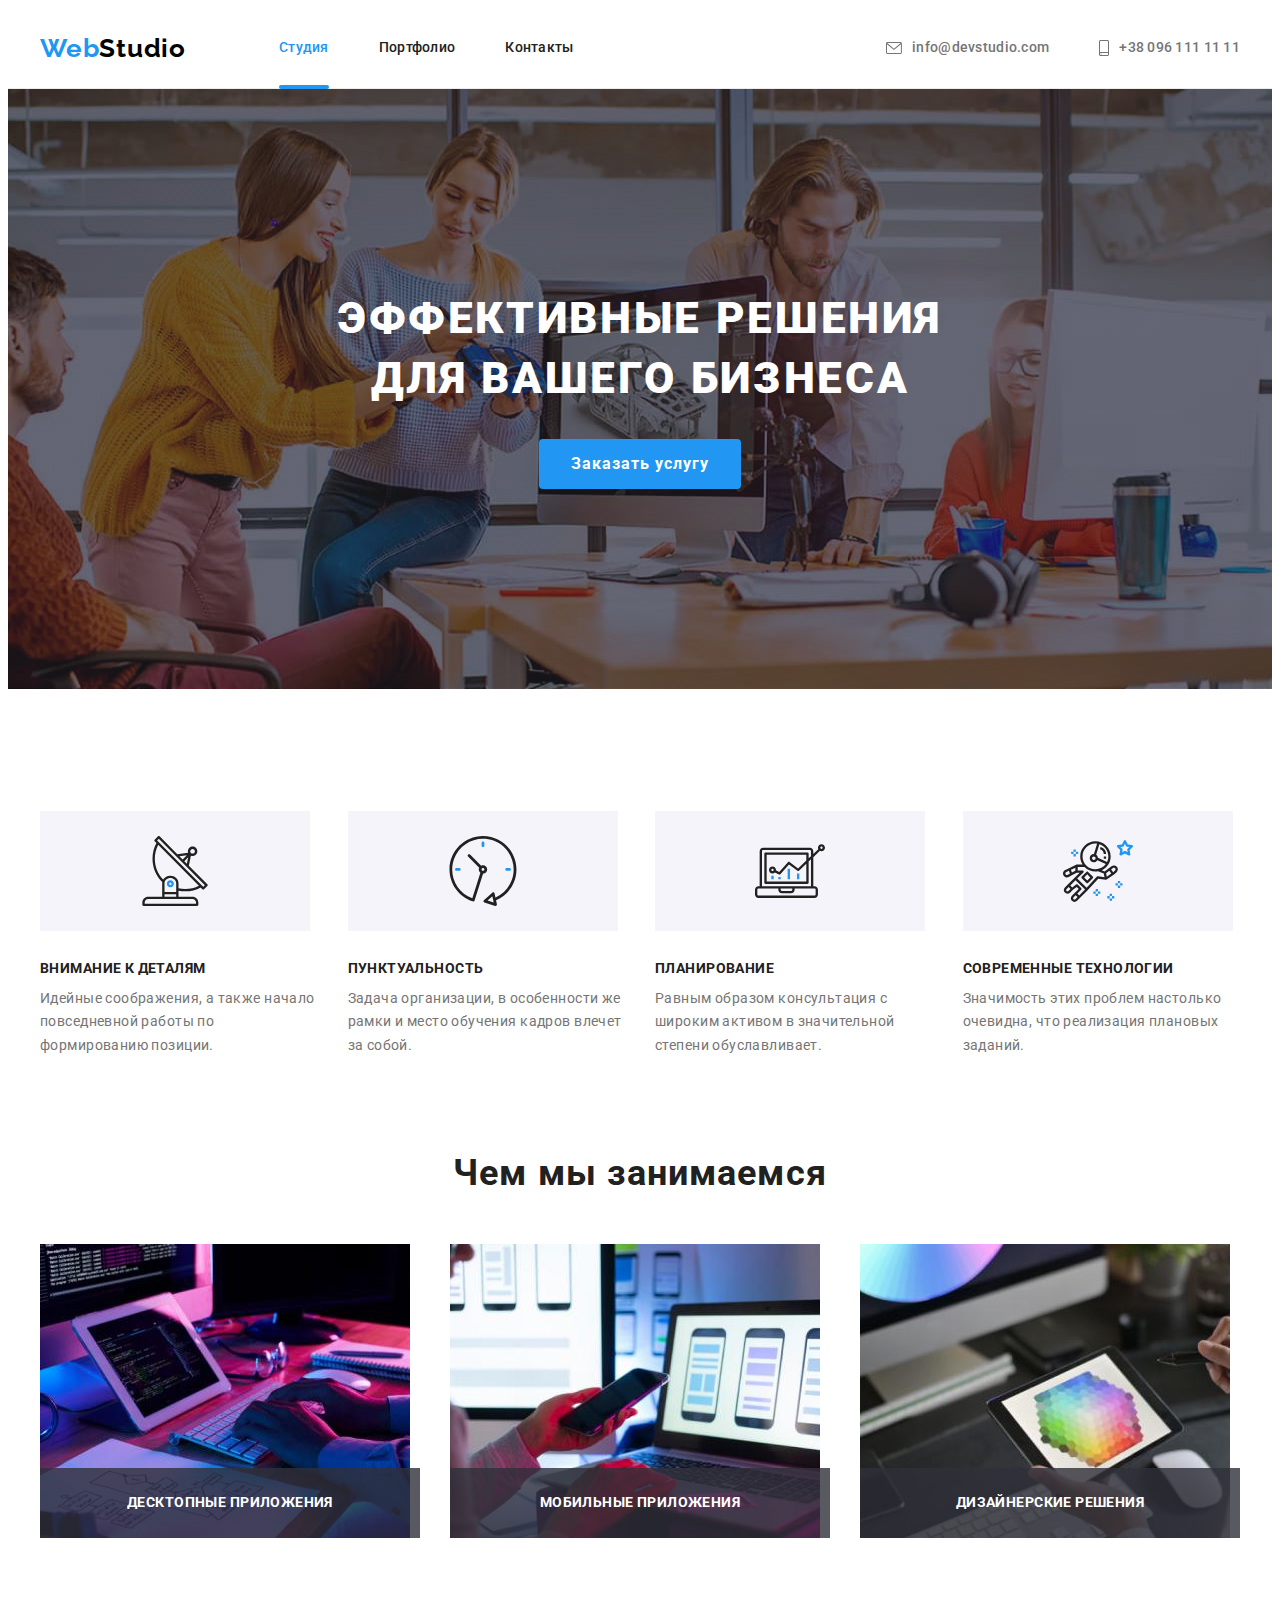
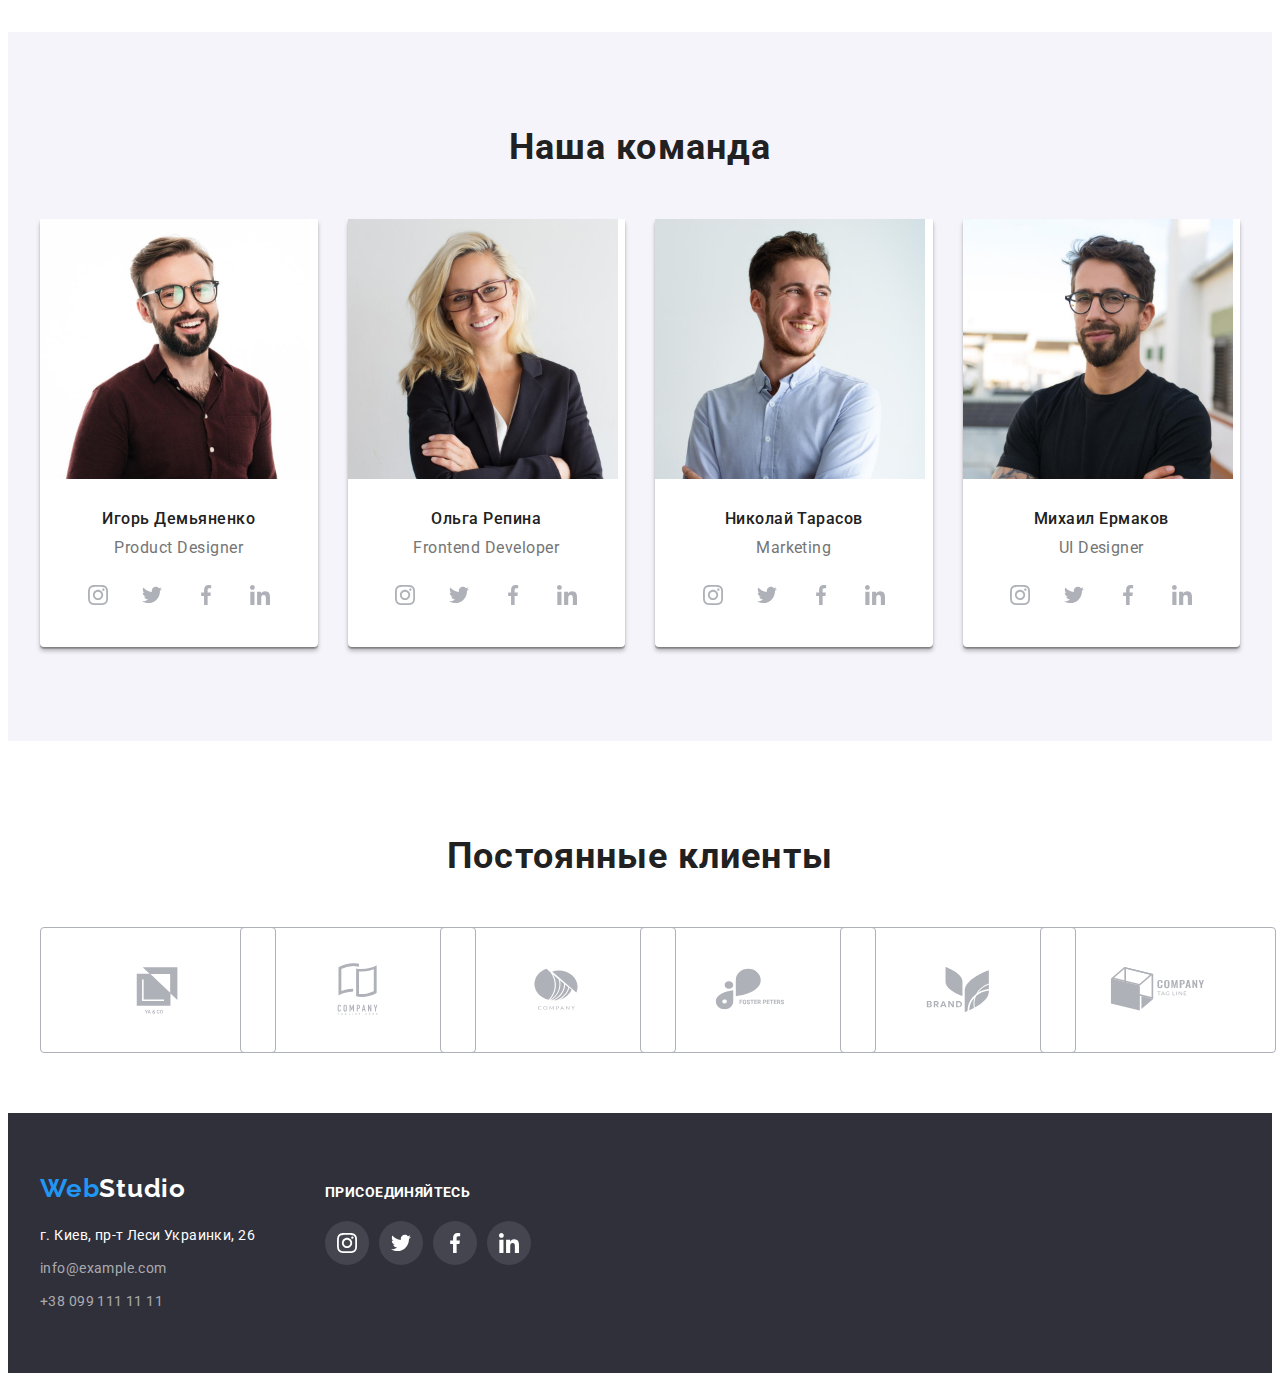
<file: index.html>
<!DOCTYPE html>
<html lang="ru">
<head>
    <meta charset="UTF-8">
    <meta http-equiv="X-UA-Compatible" content="IE=edge">
    <meta name="viewport" content="width=device-width, initial-scale=1.0">
    <title>Студия</title>
    <link rel="preconnect" href="https://fonts.googleapis.com">
    <link rel="preconnect" href="https://fonts.gstatic.com" crossorigin>
    <link href="https://fonts.googleapis.com/css2?family=Raleway:wght@700&family=Roboto:wght@400;500;700;900&display=swap"
        rel="stylesheet">
    <link rel="stylesheet" href="https://cdnjs.cloudflare.com/ajax/libs/modern-normalize/1.1.0/modern-normalize.min.css"
        integrity="sha512-wpPYUAdjBVSE4KJnH1VR1HeZfpl1ub8YT/NKx4PuQ5NmX2tKuGu6U/JRp5y+Y8XG2tV+wKQpNHVUX03MfMFn9Q=="
        crossorigin="anonymous" referrerpolicy="no-referrer" />
    <link rel="stylesheet" href="./css/style.css">
</head>
<body>
     <header class="header"> 
         <div class="container header-container">
        <nav class="header-navigation">
        <a href="" class="header-logo link">Web<span class="header-logo second link">Studio</span></a>
        <ul class="header-list list">
            <li class="header-item"><a class="header-link link current" href="">Студия</a></li>
            <li class="header-item"><a class="header-link link" href="./portfolio.html">Портфолио</a></li>
            <li class="header-item"><a class="header-link link" href="">Контакты</a></li>
        </ul>
        </nav>
        <ul class="header-second-list list">
            <li class="header-second-item">
                <a class="header-contacts-link link" href="mailto:info@devstudio.com">
                    <svg class="contacts-icon" width=16 height=12>
                        <use href="./images/sprite.svg#icon-envelope"></use>
                    </svg>
                    info@devstudio.com</a>
            </li>
            <li class="header-second-item">
                <a class="header-contacts-link link" href="tel:+380961111111">
                    <svg class="contacts-icon" width=10 height=16>
                        <use href="./images/sprite.svg#icon-smartphone"></use>
                    </svg> 
                    +38 096 111 11 11</a>
            </li>
        </ul>
        </div>
    </header>
    <main>
    <section class="hero">
        <div class="container hero-container">
        <h1 class="hero-title">Эффективные решения для вашего бизнеса</h1>
        <button type="button" class="hero-btn btn" data-modal-open>Заказать услугу</button>
        </div>
    </section>
    <section class="benefits section">
        <h2 class="visually-hidden">Преимущества</h2>
        <div class="container benefits-container">
        <ul class="benefits-list list">
            <li class="benefits-item">
                <div class="thumb">
                    <svg class="benefits-icon"> 
                        <use href="./images/sprite.svg#icon-antenna"></use>
                    </svg>
                </div>
                <h3 class="benefits-second-title">Внимание к деталям</h3>
                <p class="benefits-text">Идейные соображения, а также начало повседневной работы по формированию позиции.</p>
            </li>
            <li class="benefits-item">
                <div class="thumb">
                    <svg class="benefits-icon">
                        <use href="./images/sprite.svg#icon-clock"></use>
                    </svg>
                </div>
                <h3 class="benefits-second-title">Пунктуальность</h3>
                <p class="benefits-text">Задача организации, в особенности же рамки и место обучения кадров влечет за собой.</p>
            </li>
            <li class="benefits-item">
                <div class="thumb">
                    <svg class="benefits-icon">
                        <use href="./images/sprite.svg#icon-diagram"></use>
                    </svg>
                </div>
                <h3 class="benefits-second-title">Планирование</h3>
                <p class="benefits-text">Равным образом консультация с широким активом в значительной степени обуславливает.</p>
            </li>
            <li class="benefits-item">
                <div class="thumb">
                    <svg class="benefits-icon">
                        <use href="./images/sprite.svg#icon-astronaut"></use>
                    </svg>
                </div>
                <h3 class="benefits-second-title">Современные технологии</h3>
                <p class="benefits-text">Значимость этих проблем настолько очевидна, что реализация плановых заданий.</p>
            </li>
        </ul>
        </div>
    </section>
    <section class="works section">
        <div class="container works-container">
        <h2 class="title">Чем мы занимаемся</h2>
        <ul class="works-list list">
            <li class="works-item"><img src="./images/box1.jpg" alt="Рабочий стол" width="370" height="294">
                <div class="works-item-wrapper">
                    <p class="works-item-title">Десктопные приложения</p>
                </div>
            </li>
            <li class="works-item"><img src="./images/box2.jpg" alt="Экраны телефонов" width="370" height="294">
                <div class="works-item-wrapper">
                    <p class="works-item-title">Мобильные приложения</p>
                </div>
            </li>
            <li class="works-item"><img src="./images/box3.jpg" alt="Экран планшета" width="370" height="294">
                <div class="works-item-wrapper">
                    <p class="works-item-title">Дизайнерские решения</p>
                </div>
            </li>
        </ul>
        </div>
    </section>
    <section class="team section">
        <div class="container team-container">
            <h2 class="title">Наша команда</h2>
            <ul class="team-list list">
                <li class="team-item">
                    <img src="./images/man1.jpg" alt="Игорь" width="270" height="260">
                    <div class="team-item-bottom">
                    <h3 class="team-title">Игорь Демьяненко</h3>
                    <p class="team-text" lang="en">Product Designer</p>
                    <ul class="team-social-list social-list list">
                        <li class="social-item">
                            <a href="" class="social-link" >
                                <svg class="social-icon">
                                    <use href="./images/sprite.svg#icon-instagram"></use>
                                </svg>
                            </a>
                           
                        </li>
                        <li class="social-item">
                            <a href="" class="social-link">
                                <svg class="social-icon">
                                <use href="./images/sprite.svg#icon-twitter"></use>
                            </svg>
                        </a>
                        </li>
                        <li class="social-item">
                            <a href="" class="social-link">
                                <svg class="social-icon">
                                <use href="./images/sprite.svg#icon-facebook"></use>
                            </svg>
                        </a>
                        </li>
                        <li class="social-item">
                            <a href="" class="social-link">
                                <svg class="social-icon">
                                <use href="./images/sprite.svg#icon-linkedin"></use>
                            </svg>
                        </a>
                        </li>
                    </ul>
                    </div>
                    
                </li>
                <li class="team-item">
                    <img src="./images/man2.jpg" alt="Ольа" width="270" height="260">
                    <div class="team-item-bottom">
                    <h3 class="team-title">Ольга Репина</h3>
                    <p class="team-text" lang="en">Frontend Developer</p>
                    <ul class="team-social-list social-list list">
                        <li class="social-item">
                            <a href="" class="social-link">
                                <svg class="social-icon">
                                    <use href="./images/sprite.svg#icon-instagram"></use>
                                </svg>
                            </a>
                    
                        </li>
                        <li class="social-item">
                            <a href="" class="social-link">
                                <svg class="social-icon">
                                    <use href="./images/sprite.svg#icon-twitter"></use>
                                </svg>
                            </a>
                        </li>
                        <li class="social-item">
                            <a href="" class="social-link">
                                <svg class="social-icon">
                                    <use href="./images/sprite.svg#icon-facebook"></use>
                                </svg>
                            </a>
                        </li>
                        <li class="social-item">
                            <a href="" class="social-link">
                                <svg class="social-icon">
                                    <use href="./images/sprite.svg#icon-linkedin"></use>
                                </svg>
                            </a>
                        </li>
                    </ul>
                    </div>
                </li>
                <li class="team-item">
                    <img src="./images/man3.jpg" alt="Николай" width="270" height="260">
                    <div class="team-item-bottom">
                    <h3 class="team-title">Николай Тарасов</h3>
                    <p class="team-text" lang="en">Marketing</p>
                    <ul class="team-social-list social-list list">
                        <li class="social-item">
                            <a href="" class="social-link">
                                <svg class="social-icon">
                                    <use href="./images/sprite.svg#icon-instagram"></use>
                                </svg>
                            </a>
                    
                        </li>
                        <li class="social-item">
                            <a href="" class="social-link">
                                <svg class="social-icon">
                                    <use href="./images/sprite.svg#icon-twitter"></use>
                                </svg>
                            </a>
                        </li>
                        <li class="social-item">
                            <a href="" class="social-link">
                                <svg class="social-icon">
                                    <use href="./images/sprite.svg#icon-facebook"></use>
                                </svg>
                            </a>
                        </li>
                        <li class="social-item">
                            <a href="" class="social-link">
                                <svg class="social-icon">
                                    <use href="./images/sprite.svg#icon-linkedin"></use>
                                </svg>
                            </a>
                        </li>
                    </ul>
                    </div>
                </li>
                <li class="team-item">
                    <img src="./images/man4.jpg" alt="Михаил" width="270" height="260">
                    <div class="team-item-bottom">
                    <h3 class="team-title">Михаил Ермаков</h3>
                    <p class="team-text" lang="en">UI Designer</p>
                    <ul class="team-social-list social-list list">
                        <li class="social-item">
                            <a href="" class="social-link">
                                <svg class="social-icon">
                                    <use href="./images/sprite.svg#icon-instagram"></use>
                                </svg>
                            </a>
                    
                        </li>
                        <li class="social-item">
                            <a href="" class="social-link">
                                <svg class="social-icon">
                                    <use href="./images/sprite.svg#icon-twitter"></use>
                                </svg>
                            </a>
                        </li>
                        <li class="social-item">
                            <a href="" class="social-link">
                                <svg class="social-icon">
                                    <use href="./images/sprite.svg#icon-facebook"></use>
                                </svg>
                            </a>
                        </li>
                        <li class="social-item">
                            <a href="" class="social-link">
                                <svg class="social-icon">
                                    <use href="./images/sprite.svg#icon-linkedin"></use>
                                </svg>
                            </a>
                        </li>
                    </ul>
                    </div>
                </li>
            </ul>
        </div>
        </section>
    <section class="clients section">
            <div class="container clients-container">
                <h2 class="title">Постоянные клиенты</h2>
                <ul class="clients-list list">
                    <li class="clients-item">
                        <a href="" class="clients-link">
                         <svg class="clients-icon">
                             <use href="./images/sprite.svg#icon-Logo"></use>
                         </svg>   
                        </a>
                    </li>
                    <li class="clients-item">
                        <a href="" class="clients-link">
                            <svg class="clients-icon">
                                <use href="./images/sprite.svg#icon-Logo-1"></use>
                            </svg>
                        </a>
                    </li>
                    <li class="clients-item">
                        <a href="" class="clients-link">
                            <svg class="clients-icon">
                                <use href="./images/sprite.svg#icon-Logo-2"></use>
                            </svg>
                        </a>
                    </li>
                    <li class="clients-item">
                        <a href="" class="clients-link">
                            <svg class="clients-icon">
                                <use href="./images/sprite.svg#icon-Logo-3"></use>
                            </svg>
                        </a>
                    </li>
                    <li class="clients-item">
                        <a href="" class="clients-link">
                            <svg class="clients-icon">
                                <use href="./images/sprite.svg#icon-Logo-4"></use>
                            </svg>
                        </a>
                    </li>
                    <li class="clients-item">
                        <a href="" class="clients-link">
                            <svg class="clients-icon">
                                <use href="./images/sprite.svg#icon-Logo-5"></use>
                            </svg>
                        </a>
                    </li>
                </ul>
            </div>
    </section>
    </main>
    <footer class="footer">
        <div class="container footer-container">
            <div class="footer-contacts">
        <a href="" class="footer-logo link">Web<span class="footer-logo second-part link">Studio</span> </a>
        <address>
            <p class="footer-adress">г. Киев, пр-т Леси Украинки, 26</p>
            <ul class="footer-list list">
                <li>
                    <a class="footer-contacts-link link" href="mailto:info@example.com">info@example.com</a>
                </li>
                <li>    
                    <a class="footer-contacts-link link" href="tel:+380991111111">+38 099 111 11 11</a>
                </li>
            </ul>
        </address>
        </div>
        <div class="footer-right">
            <p class="footer-title">присоединяйтесь</p>
            <ul class="footer-social-list list">
                <li class="footer-social-item">
                    <a href="" class="footer-social-link">
                        <svg class="footer-social-icon">
                            <use href="./images/sprite.svg#icon-instagram"></use>
                        </svg>
                    </a>
                
                </li>
                <li class="footer-social-item">
                    <a href="" class="footer-social-link">
                        <svg class="footer-social-icon">
                            <use href="./images/sprite.svg#icon-twitter"></use>
                        </svg>
                    </a>
                </li>
                <li class="footer-social-item">
                    <a href="" class="footer-social-link">
                        <svg class="footer-social-icon">
                            <use href="./images/sprite.svg#icon-facebook"></use>
                        </svg>
                    </a>
                </li>
                <li class="footer-social-item">
                    <a href="" class="footer-social-link">
                        <svg class="footer-social-icon">
                            <use href="./images/sprite.svg#icon-linkedin"></use>
                        </svg>
                    </a>
                </li>
            </ul>
        </div>
        </div>
    </footer>
    <div class="backdrop is-hidden" data-modal>
        <div class="modal">
            <button type="button" class="close-btn" data-modal-close>
                <svg class=button-icon>
                    <use href="./images/sprite.svg#icon-Vector"></use>
                </svg>
            </button>
        </div>
    </div>
<script src="./js/modal.js"></script>  
</body>
</html>
</file>
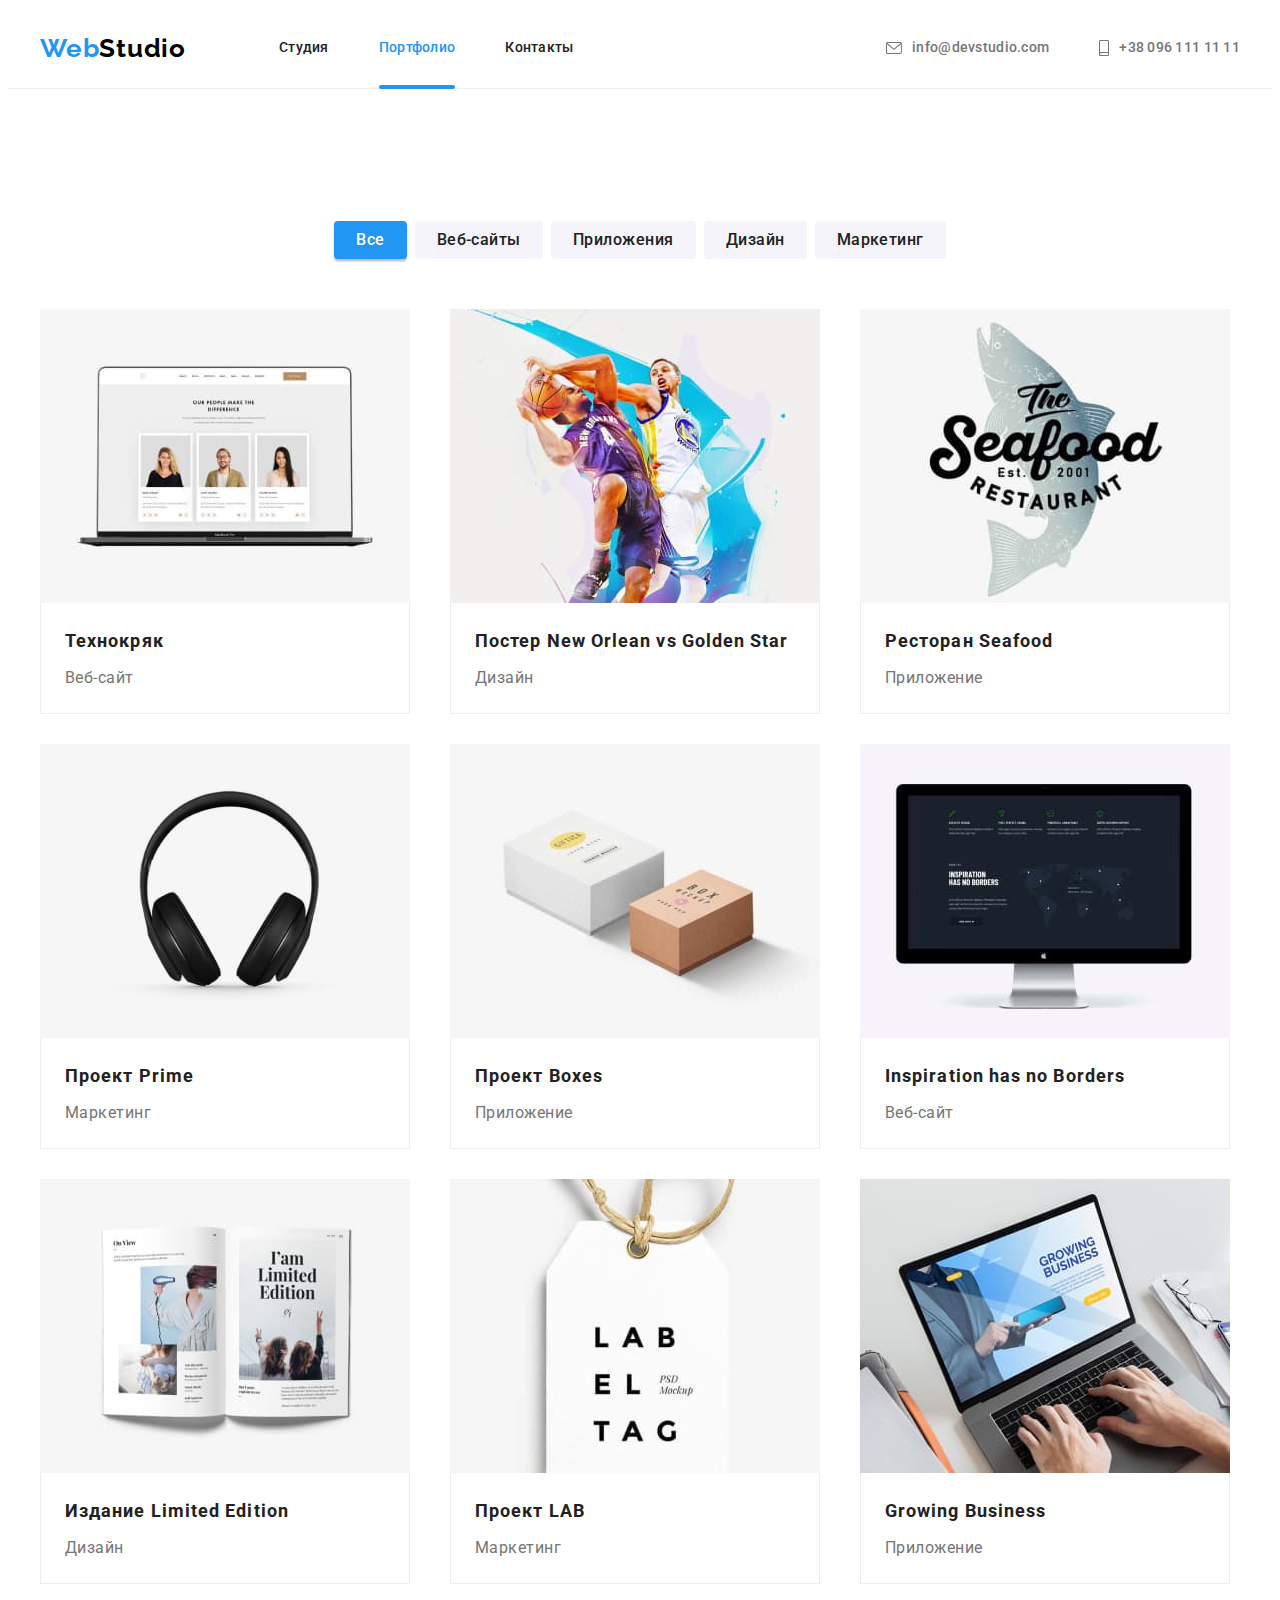
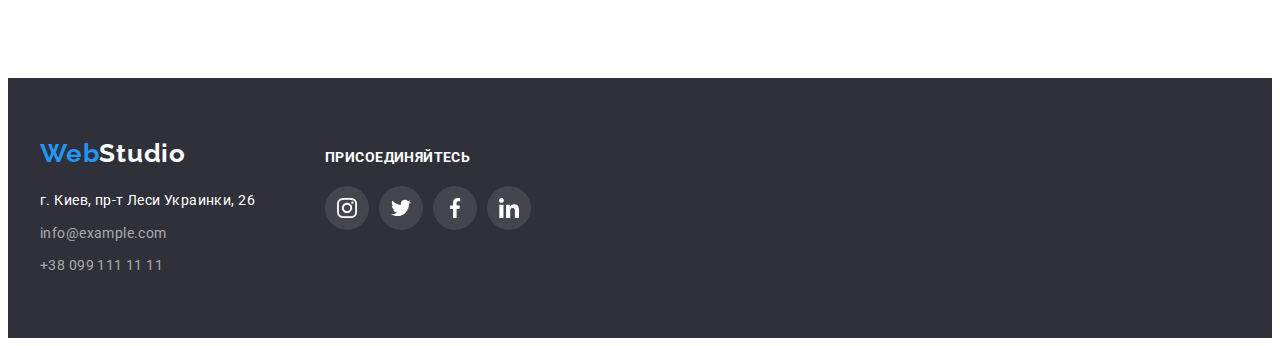
<file: portfolio.html>
<!DOCTYPE html>
<html lang="ru">
<head>
    <meta charset="UTF-8">
    <meta http-equiv="X-UA-Compatible" content="IE=edge">
    <meta name="viewport" content="width=device-width, initial-scale=1.0">
    <title>Портфолио</title>
    <link rel="preconnect" href="https://fonts.googleapis.com">
    <link rel="preconnect" href="https://fonts.gstatic.com" crossorigin>
    <link href="https://fonts.googleapis.com/css2?family=Raleway:wght@700&family=Roboto:wght@400;500;700;900&display=swap"
        rel="stylesheet">
    <link rel="stylesheet" href="https://cdnjs.cloudflare.com/ajax/libs/modern-normalize/1.1.0/modern-normalize.min.css"
        integrity="sha512-wpPYUAdjBVSE4KJnH1VR1HeZfpl1ub8YT/NKx4PuQ5NmX2tKuGu6U/JRp5y+Y8XG2tV+wKQpNHVUX03MfMFn9Q=="
        crossorigin="anonymous" referrerpolicy="no-referrer" />
    <link rel="stylesheet" href="./css/style.css">
</head>
<body>
    <header class="header">
        <div class="container header-container">
            <nav class="header-navigation">
                <a href="" class="header-logo link">Web<span class="header-logo second link">Studio</span></a>
             <ul class="header-list list">
                <li class="header-item"><a class="header-link link " href="./index.html">Студия</a></li>
                <li class="header-item"><a class="header-link link current" href="./portfolio.html">Портфолио</a></li>
                <li class="header-item"><a class="header-link link" href="">Контакты</a></li>
            </ul>
            </nav>
            <ul class="header-second-list list">
                <li class="header-second-item">
                    <a class="header-contacts-link link" href="mailto:info@devstudio.com">
                        <svg class="contacts-icon" width=16 height=12>
                            <use href="./images/sprite.svg#icon-envelope"></use>
                        </svg>
                        info@devstudio.com</a>
                </li>
                <li class="header-second-item">
                    <a class="header-contacts-link link" href="tel:+380961111111">
                        <svg class="contacts-icon" width=10 height=16>
                            <use href="./images/sprite.svg#icon-smartphone"></use>
                        </svg>
                        +38 096 111 11 11</a>
                </li>
            </ul>
         </div>
    </header>
    <main>
        <section class="main section">
            <div class="container main-container">
            <h1 class="visually-hidden ">Герой</h1>
            <ul class="main-list list">
                <li class="main-item"><button class="btn active-button" type="button">Все</button></li>
                <li class="main-item"><button class="btn" type="button">Веб-сайты</button></li>
                <li class="main-item"><button class="btn" type="button">Приложения</button></li>
                <li class="main-item"><button class="btn" type="button">Дизайн</button></li>
                <li class="main-item"><button class="btn" type="button">Маркетинг</button></li>
            </ul>
            <ul class="main-list-secondary list">
                <li class="main-item-secondary">
                 <a href="" class="link main-link">
                     <div class="main-top-wrapper">
                    <img src="./images/port1.jpg" alt="Технокряк" width="370" height="294">
                    <p class="main-top-text">Технокряк это современная площадка распространения коронавируса. Компании используют эту платформу для цифрового
                    шпионажа и атак на защищённые сервера конкурентов.</p>
                    </div>
                 <div class="main-item-bottom">
                    <h2 class="main-title-secondary">Технокряк</h2>
                    <p class="main-text">Веб-сайт</p>
                </div>
                 </a>
                </li>
                <li class="main-item-secondary">
                 <a href="" class="link main-link">
                    <div class="main-top-wrapper">
                    <img src="./images/port2.jpg" alt="Постер" width="370" height="294">
                    <p class="main-top-text">Технокряк это современная площадка распространения коронавируса. Компании используют эту
                        платформу для цифрового
                        шпионажа и атак на защищённые сервера конкурентов.</p>
                    </div>
                <div class="main-item-bottom">
                    <h2 class="main-title-secondary">Постер <span lang="en">New Orlean vs Golden Star</span></h2>
                    <p class="main-text">Дизайн</p>
                </div>
                </a>
                </li>
                <li class="main-item-secondary">
                 <a href="" class="link main-link"> 
                    <div class="main-top-wrapper">
                    <img src="./images/port3.jpg" alt="Эмблема ресторана" width="370" height="294">
                    <p class="main-top-text">Технокряк это современная площадка распространения коронавируса. Компании используют эту
                        платформу для цифрового
                        шпионажа и атак на защищённые сервера конкурентов.</p>
                     </div>
                <div class="main-item-bottom">
                    <h2 class="main-title-secondary">Ресторан <span lang="en">Seafood</span></h2>
                    <p class="main-text">Приложение</p>
                </div>
                </a>
                </li>
                <li class="main-item-secondary">
                 <a href="" class="link main-link">
                    <div class="main-top-wrapper">
                    <img src="./images/port4.jpg" alt="Наушники" width="370" height="294">
                    <p class="main-top-text">Технокряк это современная площадка распространения коронавируса. Компании используют эту
                        платформу для цифрового
                        шпионажа и атак на защищённые сервера конкурентов.</p>
                    </div>   
                <div class="main-item-bottom">
                    <h2 class="main-title-secondary">Проект <span lang="en">Prime</span></h2>
                    <p class="main-text">Маркетинг</p>
                 </div>
                </a>
                </li>
                <li class="main-item-secondary">
                 <a href="" class="link main-link">
                    <div class="main-top-wrapper">
                    <img src="./images/port5.jpg" alt="Коробки" width="370" height="294">
                    <p class="main-top-text">Технокряк это современная площадка распространения коронавируса. Компании используют эту
                        платформу для цифрового
                        шпионажа и атак на защищённые сервера конкурентов.</p>
                    </div>
                <div class="main-item-bottom">
                    <h2 class="main-title-secondary">Проект <span>Boxes</span></h2>
                    <p class="main-text">Приложение</p>
                </div>
                </a>
                </li>
                <li class="main-item-secondary">
                 <a href="" class="link main-link">
                    <div class="main-top-wrapper">
                    <img src="./images/port6.jpg" alt="Экран" width="370" height="294">
                    <p class="main-top-text">Технокряк это современная площадка распространения коронавируса. Компании используют эту
                        платформу для цифрового
                        шпионажа и атак на защищённые сервера конкурентов.</p>
                    </div>    
                <div class="main-item-bottom">
                    <h2 class="main-title-secondary" lang="en">Inspiration has no Borders</h2>
                    <p class="main-text">Веб-сайт</p>
                </div>
                </a>
                </li>
                <li class="main-item-secondary">
                  <a href="" class="link main-link">
                    <div class="main-top-wrapper">
                    <img src="./images/port7.jpg" alt="Журнал" width="370" height="294">
                    <p class="main-top-text">Технокряк это современная площадка распространения коронавируса. Компании используют эту
                        платформу для цифрового
                        шпионажа и атак на защищённые сервера конкурентов.</p>
                    </div>   
                <div class="main-item-bottom">
                    <h2 class="main-title-secondary">Издание <span lang="en">Limited Edition</span></h2>
                    <p class="main-text">Дизайн</p>
                </div>
                 </a>
                </li>
                <li class="main-item-secondary">
                  <a href="" class="link main-link">
                    <div class="main-top-wrapper">
                    <img src="./images/port8.jpg" alt="Брелок" width="370" height="294">
                    <p class="main-top-text">Технокряк это современная площадка распространения коронавируса. Компании используют эту
                        платформу для цифрового
                        шпионажа и атак на защищённые сервера конкурентов.</p>
                    </div>    
                <div class="main-item-bottom">
                    <h2 class="main-title-secondary">Проект <span lang="en">LAB</span></h2>
                    <p class="main-text">Маркетинг</p>
                </div>
                 </a>
                </li>
                <li class="main-item-secondary">
                 <a href="" class="link main-link">
                    <div class="main-top-wrapper">
                    <img src="./images/port9.jpg" alt="Ноутбук" width="370" height="294">
                    <p class="main-top-text">Технокряк это современная площадка распространения коронавируса. Компании используют эту
                        платформу для цифрового
                        шпионажа и атак на защищённые сервера конкурентов.</p>
                    </div>
                <div class="main-item-bottom">
                    <h2 class="main-title-secondary" lang="en">Growing Business</h2>
                    <p class="main-text">Приложение</p>
                </div>
                 </a>
                </li>
            </ul>
            </div>
        </section>
    </main>
    <footer class="footer">
        <div class="container footer-container">
                <div class="footer-contacts">
                    <a href="" class="footer-logo link">Web<span class="footer-logo second-part link">Studio</span> </a>
                    <address>
                        <p class="footer-adress">г. Киев, пр-т Леси Украинки, 26</p>
                        <ul class="footer-list list">
                            <li>
                                <a class="footer-contacts-link link" href="mailto:info@example.com">info@example.com</a>
                            </li>
                            <li>
                                <a class="footer-contacts-link link" href="tel:+380991111111">+38 099 111 11 11</a>
                            </li>
                        </ul>
                    </address>
                </div>
                <div class="footer-right">
                    <p class="footer-title">присоединяйтесь</p>
                    <ul class="footer-social-list list">
                        <li class="footer-social-item">
                            <a href="" class="footer-social-link">
                                <svg class="footer-social-icon">
                                    <use href="./images/sprite.svg#icon-instagram"></use>
                                </svg>
                            </a>
                
                        </li>
                        <li class="footer-social-item">
                            <a href="" class="footer-social-link">
                                <svg class="footer-social-icon">
                                    <use href="./images/sprite.svg#icon-twitter"></use>
                                </svg>
                            </a>
                        </li>
                        <li class="footer-social-item">
                            <a href="" class="footer-social-link">
                                <svg class="footer-social-icon">
                                    <use href="./images/sprite.svg#icon-facebook"></use>
                                </svg>
                            </a>
                        </li>
                        <li class="footer-social-item">
                            <a href="" class="footer-social-link">
                                <svg class="footer-social-icon">
                                    <use href="./images/sprite.svg#icon-linkedin"></use>
                                </svg>
                            </a>
                        </li>
                    </ul>
                </div>
        </div>
    </footer>
</body>
</html>
</file>
<file: css/style.css>
:root {
  --primary-title-color: #ffffff;
  --secondary-title-color: #212121;
  --primary-text-color: #757575;
  --accent-color: #2196f3;
  --primary-background-color: #ffffff;
  --secondary-background-color: #2f303a;
  --third-background-color: #e5e5e5;
  --backgrond-item-color: #ffffff;
  --btn-background-color: #f5f4fa;
  --contacts-color: rgba(255, 255, 255, 0.6);
  --logo-color: #000000;
  --transition-duration: 250ms;
  --transition-timing-function: cubic-bezier(0.4, 0, 0.2, 1);
}
p,
h1,
h2,
h3,
h4,
h5,
h6 {
  margin: 0;
}
ul {
  margin: 0;
  padding-left: 0;
}
img {
  display: block;
  max-width: 100%;
  height: auto;
}
body {
  font-family: "Roboto", sans-serif;
  color: var(--primary-text-color);
  background-color: var(--primary-background-color);
}
.section {
  padding: 94px 0px;
}
.link {
  text-decoration: none;
}
.list {
  list-style: none;
}
.container {
  width: 1200px;
  margin: 0 auto;
  padding-left: 15px;
  padding-right: 15px;
}
.title {
  font-weight: 700;
  font-size: 36px;
  line-height: 1.17;
  text-align: center;
  letter-spacing: 0.03em;
  color: var(--secondary-title-color);
  margin-bottom: 50px;
}
.btn {
  font-family: inherit;
  font-weight: 500;
  font-size: 16px;
  line-height: 1.62;
  text-align: center;
  letter-spacing: 0.03em;
  color: var(--secondary-title-color);
  background-color: var(--btn-background-color);
  cursor: pointer;
  border: none;
  border-radius: 4px;
  padding: 6px 22px;
  display: inline-block;
  transition: color var(--transition-duration) var(--transition-timing-function),
    background-color var(--transition-duration)
      var(--transition-timing-function),
    box-shadow var(--transition-duration) var(--transition-timing-function);
}
.btn:hover,
.btn:focus {
  color: var(--primary-title-color);
  background-color: var(--accent-color);
  box-shadow: 0px 3px 1px rgba(0, 0, 0, 0.1), 0px 1px 2px rgba(0, 0, 0, 0.08),
    0px 2px 2px rgba(0, 0, 0, 0.12);
}
/*--------Header-----------*/
.header {
  border-bottom: 1px solid #ececec;
}
.header-container {
  display: flex;
  align-items: center;
}
.header-navigation {
  display: flex;
  align-items: center;
}
.header-list {
  display: flex;
  align-items: center;
}
.header-item:not(:last-child) {
  margin-right: 50px;
}
.header-second-list {
  display: flex;
  align-items: center;
  margin-left: auto;
}
.header-second-item:not(:last-child) {
  margin-right: 50px;
}
.header-link {
  position: relative;
  font-weight: 500;
  font-size: 14px;
  line-height: 1.14;
  letter-spacing: 0.02em;
  color: var(--secondary-title-color);
  padding: 32px 0;
  display: block;
  transition: color var(--transition-duration) var(--transition-timing-function);
}
.header-link:hover,
.header-link:focus {
  color: var(--accent-color);
}
.header-link.current {
  color: var(--accent-color);
}

.header-logo {
  font-family: Raleway, sans-serif;
  font-weight: 700;
  font-size: 26px;
  line-height: 1.19;
  letter-spacing: 0.03em;
  color: var(--accent-color);
  margin-right: 93px;
}
.header-logo.second {
  color: var(--logo-color);
  margin-right: 0;
}
.header-contacts-link {
  font-weight: 500;
  font-size: 14px;
  line-height: 1.14;
  letter-spacing: 0.02em;
  color: var(--primary-text-color);
  display: block;
  padding: 32px 0;
  display: flex;
  align-items: center;
  transition: color var(--transition-duration) var(--transition-timing-function);
}
.header-contacts-link:hover,
.header-contacts-link:focus {
  color: var(--accent-color);
}
.contacts-icon {
  margin-right: 10px;
  fill: var(--primary-text-color);
  align-items: center;
  justify-content: center;
  transition: fill var(--transition-duration) var(--transition-timing-function);
}
.header-contacts-link:hover .contacts-icon,
.header-contacts-link:focus .contacts-icon {
  fill: var(--accent-color);
}
.current::after {
  content: "";
  position: absolute;
  width: 100%;
  height: 4px;
  border-radius: 2px;
  background-color: var(--accent-color);
  display: block;
  bottom: -1px;
}
/*---------Hero---------*/

.hero-title {
  font-weight: 900;
  font-size: 44px;
  line-height: 1.36;
  text-align: center;
  letter-spacing: 0.06em;
  text-transform: uppercase;
  color: var(--primary-title-color);
  max-width: 696px;
  margin: 0 auto 30px;
}
.hero {
  max-width: 1600px;
  background-image: linear-gradient(
      rgba(47, 48, 58, 0.4),
      rgba(47, 48, 58, 0.4)
    ),
    url(../images/background.jpg);
  background-repeat: no-repeat;
  background-position: center;
  background-size: cover;
  padding: 200px 0px;
  text-align: center;
  margin: 0 auto;
}
.hero-btn {
  font-family: inherit;
  font-weight: 700;
  font-size: 16px;
  line-height: 1.87;
  align-items: center;
  text-align: center;
  letter-spacing: 0.06em;
  display: inline-block;
  padding: 10px 32px;
  color: var(--primary-title-color);
  background-color: var(--accent-color);
}

/*-----------Benefits-------------*/

.benefits {
  padding-bottom: 47px;
}
.visually-hidden {
  visibility: hidden;
}

.benefits-list {
  display: flex;
  margin: -15px;
}
.benefits-item {
  flex-basis: calc(100% / 4 - 30px);
  margin: 15px;
}
.thumb {
  width: 270px;
  height: 120px;
  display: flex;
  justify-content: center;
  align-items: center;
  background-color: var(--btn-background-color);
  margin-bottom: 30px;
}
.benefits-icon {
  width: 70px;
  height: 70px;
}
.benefits-second-title {
  font-weight: 700;
  font-size: 14px;
  line-height: 1.14;
  letter-spacing: 0.03em;
  text-transform: uppercase;
  color: var(--secondary-title-color);
  margin-bottom: 10px;
}
.benefits-text {
  font-size: 14px;
  line-height: 1.71;
  letter-spacing: 0.03em;
}

/*-----------Works-----------*/

.works {
  padding-top: 47px;
}
.works-list {
  display: flex;
  margin-right: -30px;
}
.works-item {
  position: relative;
  flex-basis: calc(100% / 3 - 30px);
  margin-right: 30px;
}
.works-item-wrapper {
  position: absolute;
  left: 0;
  bottom: 0;
  width: 100%;
  height: 70px;
  background-color: rgba(47, 48, 58, 0.8);
  display: flex;
  justify-content: center;
  align-items: center;
}
.works-item-title {
  font-weight: bold;
  font-size: 14px;
  line-height: 1.14;
  text-align: center;
  letter-spacing: 0.03em;
  text-transform: uppercase;
  color: var(--primary-title-color);
}
/*-----------Team-------------*/

.team {
  background-color: var(--btn-background-color);
}
.team-list {
  display: flex;
  margin-right: -30px;
}
.team-item {
  flex-basis: calc(100% / 4 - 30px);
  margin-right: 30px;
  background-color: var(--backgrond-item-color);
  box-shadow: 0px 4px 4px rgba(0, 0, 0, 0.25), 0px 1px 1px rgba(0, 0, 0, 0.14),
    0px 2px 1px rgba(0, 0, 0, 0.2);
  border-radius: 0px 0px 4px 4px;
}
.team-item-bottom {
  padding: 30px 32px;
}
.team-title {
  font-weight: 500;
  font-size: 16px;
  line-height: 1.19;
  text-align: center;
  letter-spacing: 0.03em;
  color: var(--secondary-title-color);
  margin-bottom: 10px;
}
.team-text {
  font-size: 16px;
  line-height: 1.19;
  text-align: center;
  letter-spacing: 0.03em;
  margin-bottom: 16px;
}
.social-list {
  display: flex;
  justify-content: center;
}
.social-item {
  width: 44px;
  height: 44px;
}
.social-item + .social-item {
  margin-left: 10px;
}
.social-link {
  width: 100%;
  height: 100%;
  border-radius: 50%;
  display: flex;
  align-items: center;
  justify-content: center;
  transition: background-color var(--transition-duration)
    var(--transition-timing-function);
}
.social-icon {
  width: 20px;
  height: 20px;
  fill: #afb1b8;
  transition: fill var(--transition-timing-function)
    var(--transition-timing-function);
}
.social-link:hover,
.social-link:focus {
  background-color: var(--accent-color);
}
.social-link:hover .social-icon,
.social-link:focus .social-icon {
  fill: var(--primary-title-color);
}
/*-------Clients------------*/

.clients-list {
  display: flex;
}
.clients-item {
  width: 170px;
  height: 92px;
}
.clients-item + .clients-item {
  margin-left: 30px;
}

.clients-link {
  width: 100%;
  height: 100%;

  padding: 16px 32px;
  border: 1px solid #afb1b8;
  border-radius: 4px;
  display: flex;
  align-items: center;
  justify-content: center;
  transition: border var(--transition-duration)
    var(--transition-timing-function);
}
.clients-link:hover,
.clients-link:focus {
  border: 1px solid var(--accent-color);
}
.clients-icon {
  width: 106px;
  height: 60px;
  fill: #afb1b8;
  transition: fill var(--transition-duration) var(--transition-timing-function);
}
.clients-link:hover .clients-icon,
.clients-link:focus .clients-icon {
  fill: var(--accent-color);
}

/*-------Footer-------------*/
.footer {
  padding-top: 60px;
  padding-bottom: 60px;
  background-color: var(--secondary-background-color);
}
.footer-container {
  display: flex;
  align-items: baseline;
}
.footer-logo {
  font-family: Raleway;
  font-weight: 700;
  font-size: 26px;
  line-height: 1.19;
  letter-spacing: 0.03em;
  color: var(--accent-color);
}

.footer-logo.second-part {
  color: var(--primary-title-color);
}
.footer-adress {
  font-style: normal;
  font-size: 14px;
  line-height: 1.71;
  letter-spacing: 0.03em;
  color: var(--primary-title-color);
  margin-top: 20px;
}
.footer-contacts-link {
  font-style: normal;
  font-size: 14px;
  line-height: 1.71;
  letter-spacing: 0.03em;
  color: var(--contacts-color);
  display: block;
  margin-top: 9px;
  transition: color var(--transition-duration) var(--transition-timing-function);
}
.footer-contacts-link:hover,
.footer-contacts-link:focus {
  color: var(--accent-color);
}
.footer-right {
  margin-left: 70px;
}
.footer-title {
  font-style: normal;
  font-size: 14px;
  font-weight: bold;
  line-height: 1.14;
  letter-spacing: 0.03em;
  text-transform: uppercase;
  color: var(--primary-title-color);
  margin-bottom: 20px;
}
.footer-social-list {
  display: flex;
}
.footer-social-item {
  width: 44px;
  height: 44px;
}
.footer-social-item + .footer-social-item {
  margin-left: 10px;
}
.footer-social-link {
  width: 100%;
  height: 100%;
  border-radius: 50%;
  display: flex;
  align-items: center;
  justify-content: center;
  background-color: rgba(255, 255, 255, 0.1);
  transition: background-color var(--transition-duration)
    var(--transition-timing-function);
}
.footer-social-link:hover,
.footer-social-link:focus {
  background-color: var(--accent-color);
}
.footer-social-icon {
  width: 20px;
  height: 20px;
  fill: var(--backgrond-item-color);
}
/*-------------------Portfolio----------*/

.active-button {
  color: var(--primary-title-color);
  background-color: var(--accent-color);
  box-shadow: 0px 3px 1px rgba(0, 0, 0, 0.1), 0px 1px 2px rgba(0, 0, 0, 0.08),
    0px 2px 2px rgba(0, 0, 0, 0.12);
}
.main-list {
  display: flex;
  justify-content: center;
  margin-bottom: 50px;
}
.main-item:not(:last-child) {
  margin-right: 8px;
}
.main-list-secondary {
  display: flex;
  flex-wrap: wrap;
  margin-right: -30px;
  margin-bottom: -30px;
}
.main-item-secondary {
  flex-basis: calc(100% / 3 - 30px);
  margin-right: 30px;
  margin-bottom: 30px;
}
.main-link {
  display: inline-block;
  transition: box-shadow var(--transition-duration)
    var(--transition-timing-function);
}
.main-link:hover,
.main-link:focus {
  box-shadow: 0px 1px 1px rgba(0, 0, 0, 0.12), 0px 4px 4px rgba(0, 0, 0, 0.06),
    1px 4px 6px rgba(0, 0, 0, 0.16);
}
.main-link:hover .main-top-text,
.main-link:focus .main-top-text {
  transform: translateY(0);
}
.main-top-wrapper {
  position: relative;
  overflow: hidden;
}
.main-top-text {
  position: absolute;
  top: 0;
  font-weight: 400;
  font-size: 18px;
  line-height: 1.56;
  letter-spacing: 0.03em;
  color: var(--backgrond-item-color);
  padding: 63px 24px;
  background-color: rgba(33, 150, 243, 0.9);
  height: 100%;
  transform: translateY(101%);
  transition: transform var(--transition-duration)
    var(--transition-timing-function);
}
.main-item-bottom {
  padding: 20px 24px;
  border: 1px solid #eeeeee;
  border-top: none;
}
.main-btn.btn {
  color: var(--primary-title-color);
  background-color: var(--accent-color);
}
.main-title-secondary {
  font-weight: 700;
  font-size: 18px;
  line-height: 2;
  letter-spacing: 0.06em;
  color: var(--secondary-title-color);
  margin-bottom: 4px;
}
.main-text {
  font-size: 16px;
  line-height: 1.87;
  letter-spacing: 0.03em;
  color: var(--primary-text-color);
}
/*-------------------Modal----------*/
.backdrop {
  position: fixed;
  width: 100vw;
  height: 100vh;
  background-color: rgba(0, 0, 0, 0.2);
  top: 0;
  display: flex;
  align-items: center;
  justify-content: center;
  opacity: 1;
  transition: opacity var(--transition-duration)
      var(--transition-timing-function),
    visibility var(--transition-duration) var(--transition-timing-function);
}
.backdrop.is-hidden {
  opacity: 0;
  visibility: hidden;
  pointer-events: none;
}
.modal {
  position: relative;
  width: 528px;
  height: 581px;
  background-color: var(--backgrond-item-color);
  box-shadow: 0px 1px 3px rgba(0, 0, 0, 0.12), 0px 1px 1px rgba(0, 0, 0, 0.14),
    0px 2px 1px rgba(0, 0, 0, 0.2);
  border-radius: 4px;
}
.close-btn {
  position: absolute;
  top: 8px;
  right: 8px;
  background-color: transparent;
  border-radius: 50%;
  width: 30px;
  height: 30px;
  border: 1px solid #0000001a;
  display: flex;
  align-items: center;
  justify-content: center;
}
.button-icon {
  width: 11px;
  height: 11px;
}
</file>
